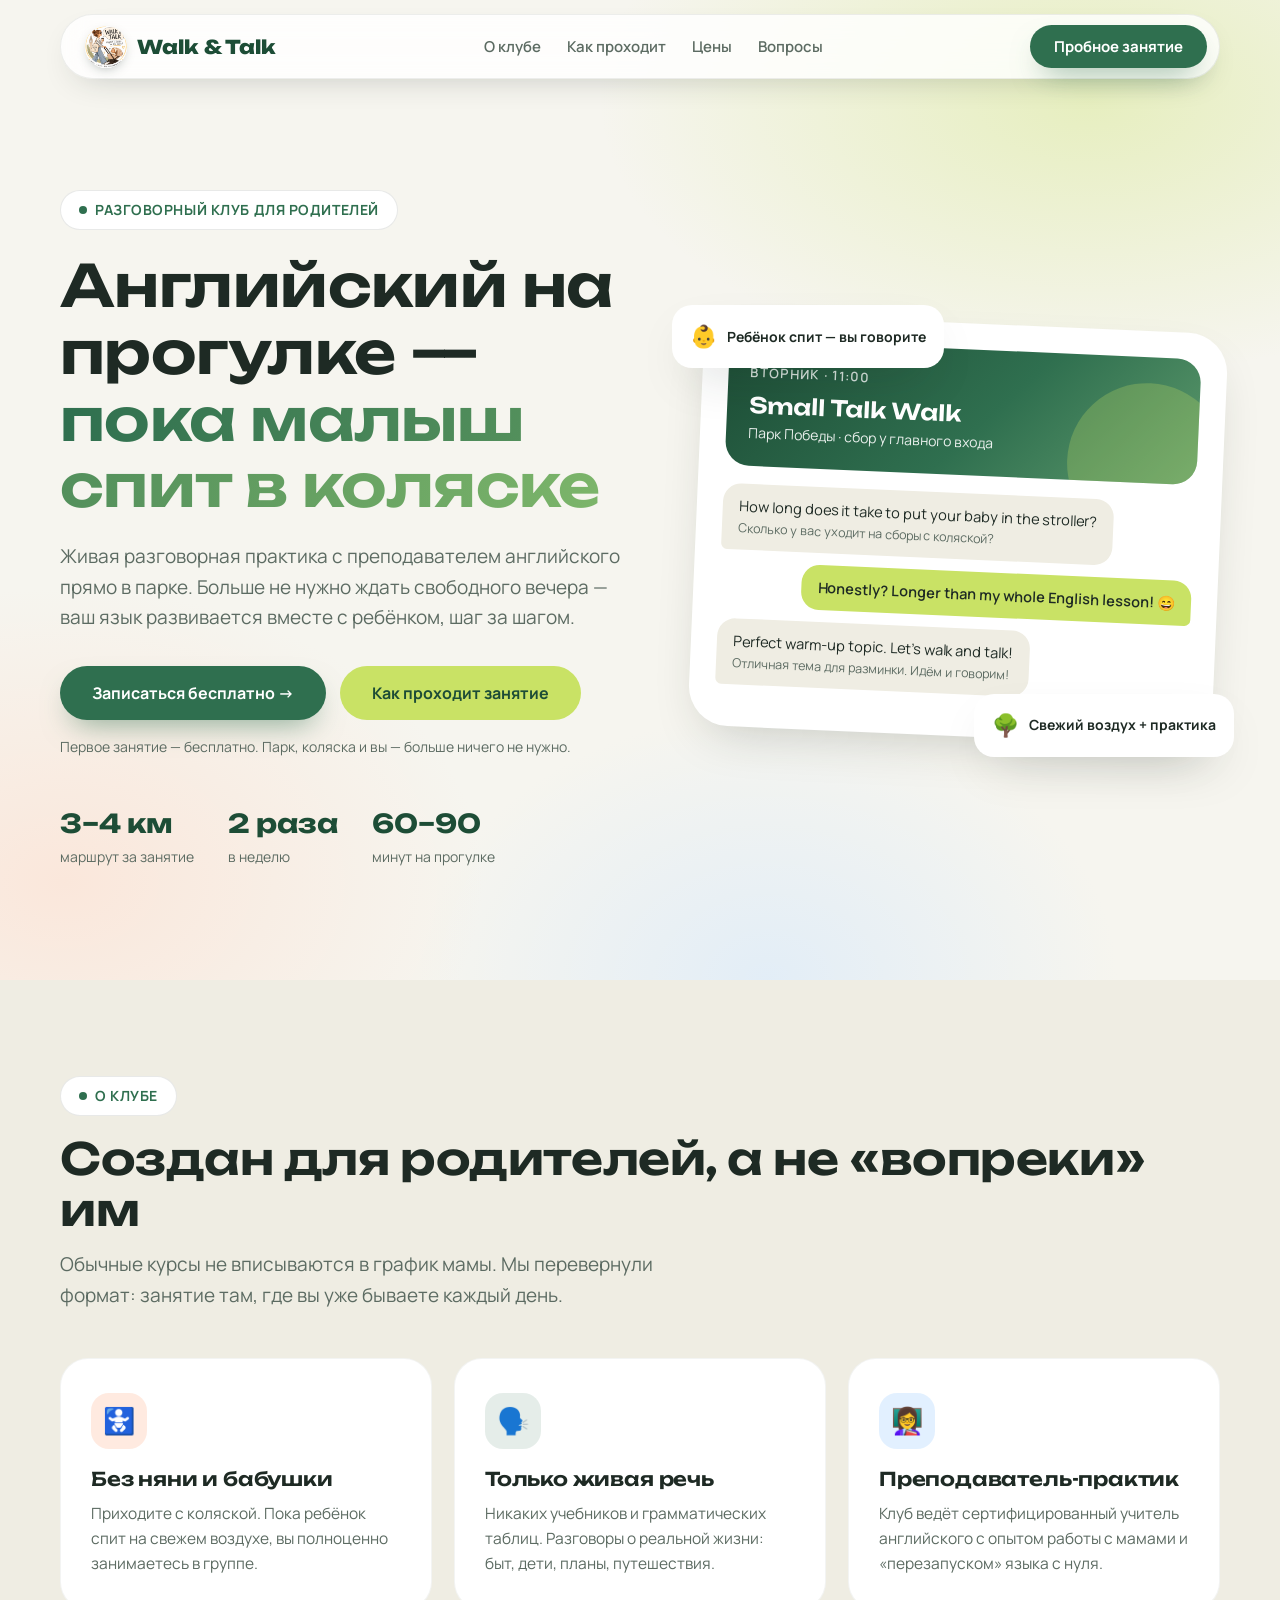
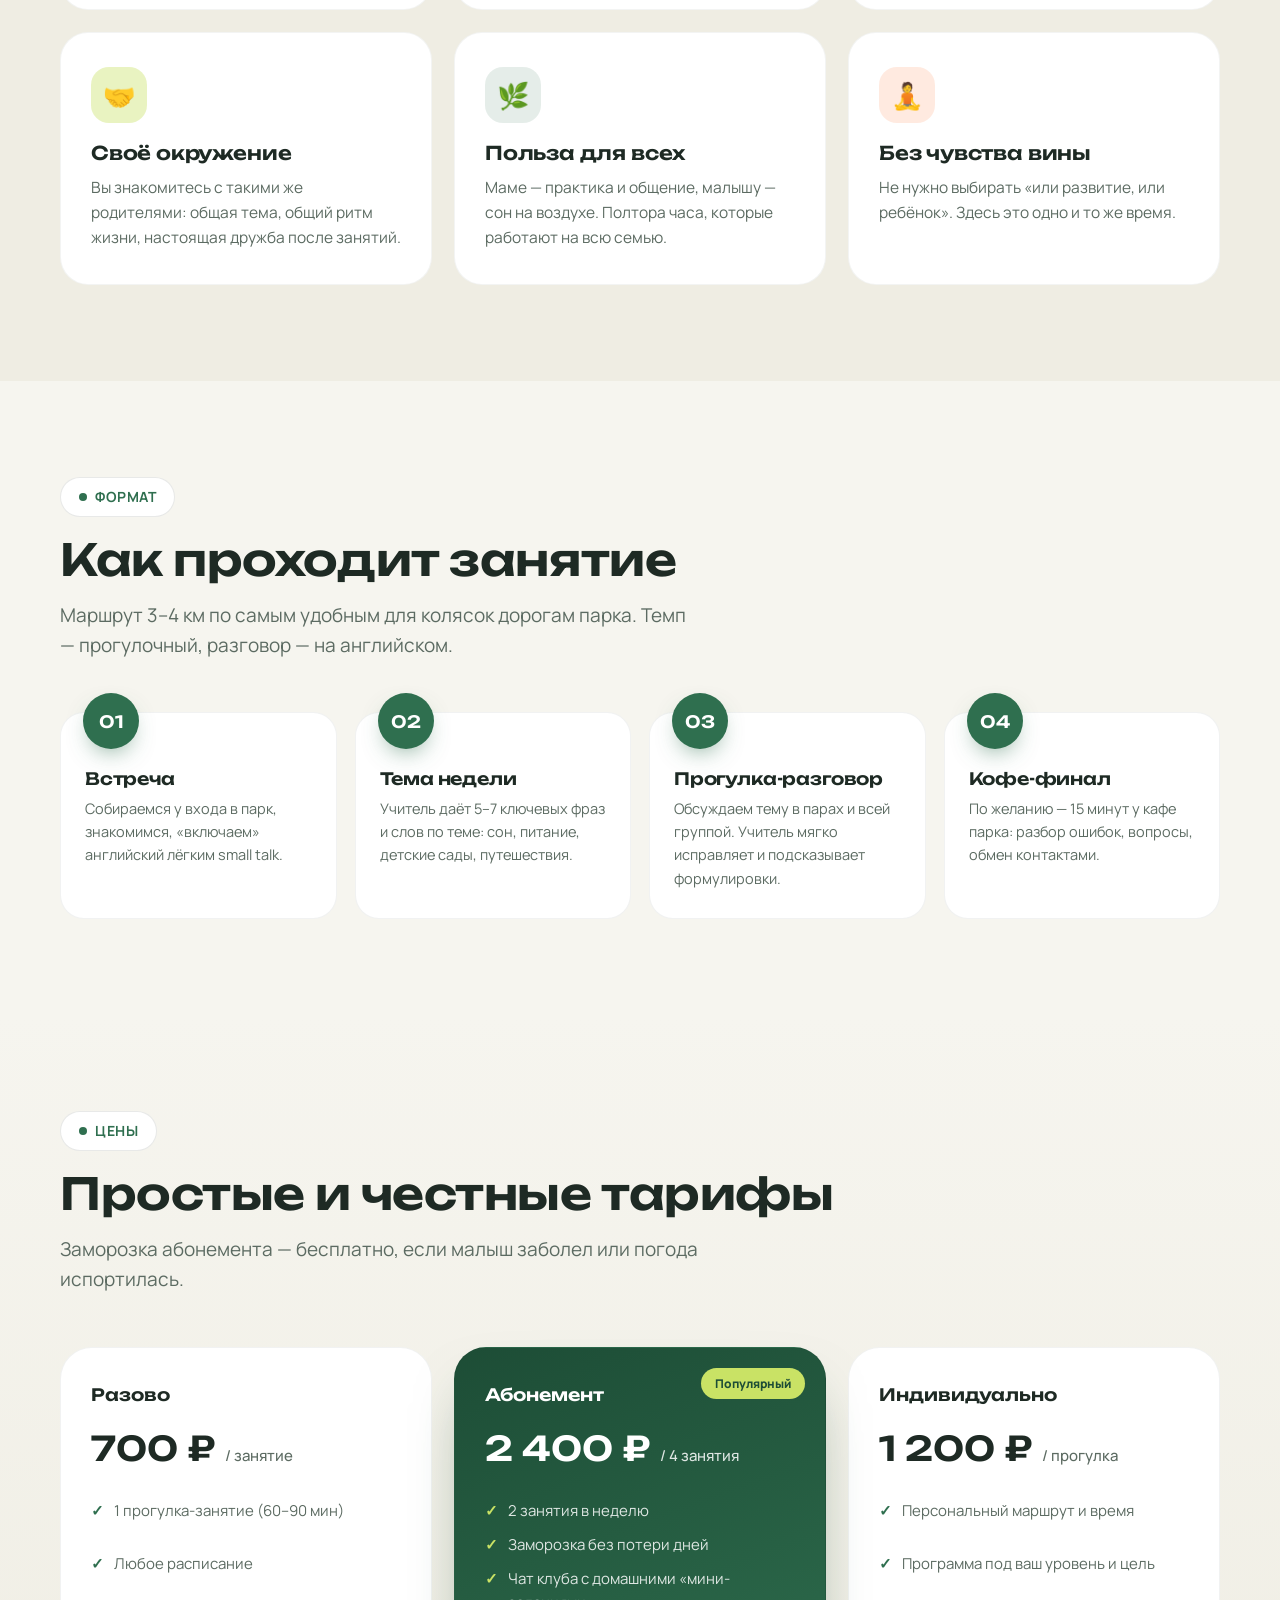
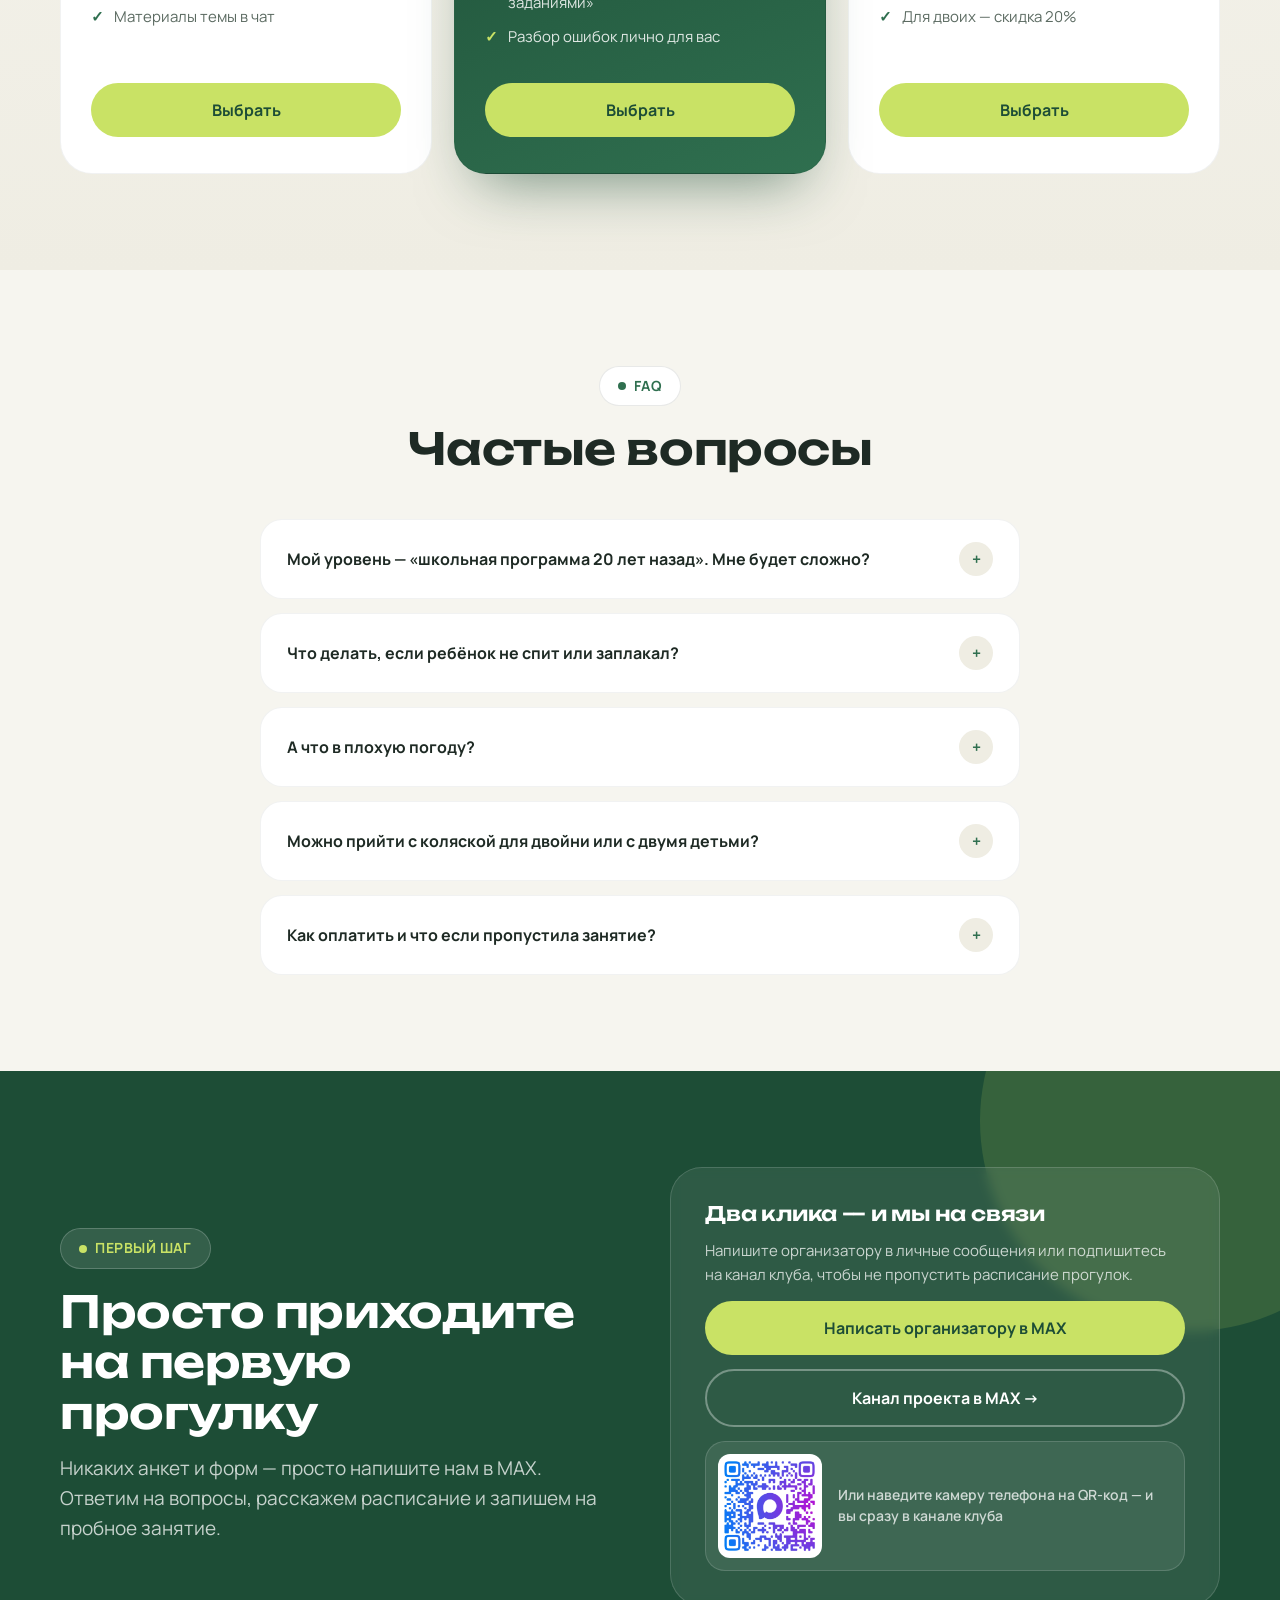
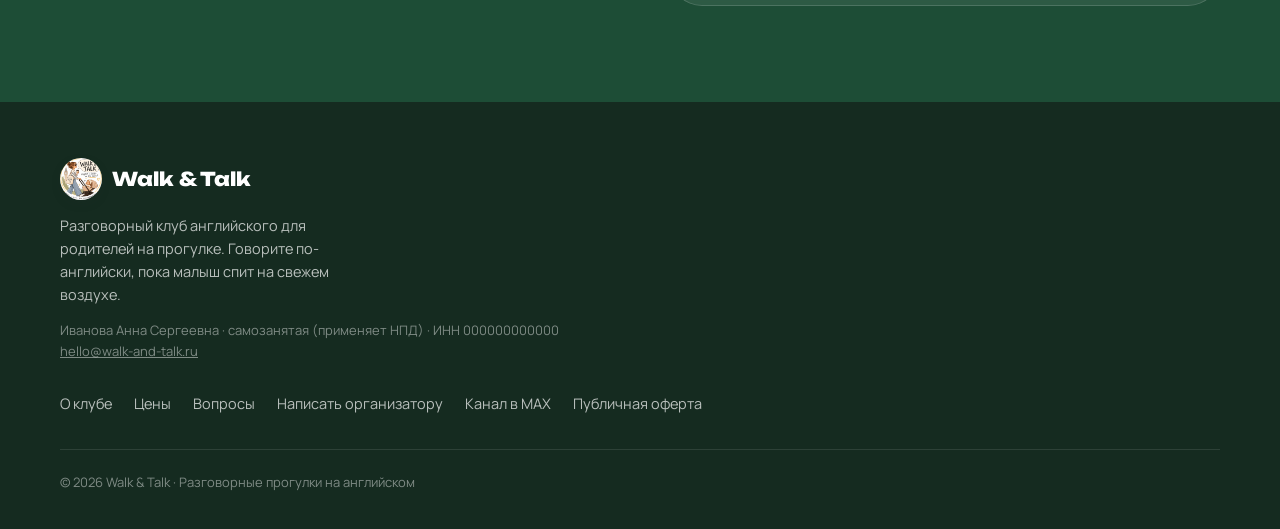
<file: site/index.html>
<!DOCTYPE html>
<html lang="ru">
<head>
<meta charset="UTF-8">
<meta name="viewport" content="width=device-width, initial-scale=1.0">
<title>Walk &amp; Talk — английский на прогулке с коляской</title>
<meta name="description" content="Разговорный клуб английского языка для родителей на прогулке. Практика живого языка, пока ваш малыш спит в коляске. Первое занятие — бесплатно.">
<link rel="preconnect" href="https://fonts.googleapis.com">
<link rel="preconnect" href="https://fonts.gstatic.com" crossorigin>
<link href="https://fonts.googleapis.com/css2?family=Unbounded:wght@400;600;800&family=Manrope:wght@400;500;600;700;800&display=swap" rel="stylesheet">
<style>
  :root{
    --bg:#f6f5ef;
    --bg-soft:#efede3;
    --card:#ffffff;
    --ink:#1e2a24;
    --ink-soft:#5c6b62;
    --green:#2f6f4f;
    --green-deep:#1d4d36;
    --lime:#c9e265;
    --peach:#ffd9c7;
    --sky:#cfe6ff;
    --radius:28px;
    --shadow:0 20px 50px -20px rgba(30,42,36,.25);
    --font-display:'Unbounded',sans-serif;
    --font-body:'Manrope',sans-serif;
  }
  *{margin:0;padding:0;box-sizing:border-box}
  html{scroll-behavior:smooth}
  body{
    font-family:var(--font-body);
    background:var(--bg);
    color:var(--ink);
    line-height:1.6;
    overflow-x:hidden;
  }
  img{max-width:100%;display:block}
  a{color:inherit;text-decoration:none}
  .container{width:min(1160px,100% - 40px);margin-inline:auto}
  section{padding:96px 0}

  .tag{
    display:inline-flex;align-items:center;gap:8px;
    background:var(--card);border:1px solid rgba(30,42,36,.1);
    padding:8px 18px;border-radius:100px;
    font-size:14px;font-weight:700;letter-spacing:.04em;text-transform:uppercase;
    color:var(--green);
  }
  .tag .dot{width:8px;height:8px;border-radius:50%;background:var(--green);animation:pulse 2s infinite}
  @keyframes pulse{50%{opacity:.35}}

  h1,h2,h3{font-family:var(--font-display);font-weight:600;line-height:1.15;letter-spacing:-.01em}
  h2{font-size:clamp(28px,4vw,44px);margin:18px 0 14px}
  .lead{color:var(--ink-soft);font-size:clamp(16px,2vw,19px);max-width:640px}

  .btn{
    display:inline-flex;align-items:center;gap:10px;
    padding:16px 32px;border-radius:100px;border:none;cursor:pointer;
    font:700 16px var(--font-body);
    transition:transform .25s, box-shadow .25s;
  }
  .btn-primary{background:var(--green);color:#fff;box-shadow:0 14px 30px -12px rgba(47,111,79,.6)}
  .btn-primary:hover{transform:translateY(-3px);box-shadow:0 20px 40px -12px rgba(47,111,79,.7)}
  .btn-light{background:var(--lime);color:var(--green-deep)}
  .btn-light:hover{transform:translateY(-3px)}

  header{
    position:fixed;inset-inline:0;top:14px;z-index:50;
    display:flex;justify-content:center;pointer-events:none;
  }
  .nav{
    pointer-events:auto;
    width:min(1160px,100% - 32px);
    display:flex;align-items:center;justify-content:space-between;
    background:rgba(255,255,255,.82);backdrop-filter:blur(14px);
    border:1px solid rgba(30,42,36,.08);
    border-radius:100px;padding:10px 12px 10px 24px;
    box-shadow:0 12px 34px -18px rgba(30,42,36,.3);
  }
  .logo{font:800 19px var(--font-display);color:var(--green-deep);display:flex;align-items:center;gap:10px}
  .logo .mark{
    width:42px;height:42px;border-radius:50%;
    object-fit:cover;flex:none;
    box-shadow:0 4px 12px -4px rgba(30,42,36,.35);
  }
  .nav-links{display:flex;gap:26px;font-weight:600;font-size:15px;color:var(--ink-soft)}
  .nav-links a:hover{color:var(--green)}
  .nav .btn{padding:11px 24px;font-size:15px}
  .burger{display:none;background:none;border:none;cursor:pointer;padding:8px}
  .burger span{display:block;width:24px;height:2.5px;background:var(--ink);border-radius:2px;margin:5px 0;transition:.3s}
  .mobile-menu{
    position:fixed;inset:0;z-index:40;background:rgba(21,43,32,.6);backdrop-filter:blur(8px);
    display:none;align-items:center;justify-content:center;
  }
  .mobile-menu.open{display:flex}
  .mobile-menu ul{list-style:none}

  .hero{
    position:relative;
    padding:190px 0 110px;
    background:
      radial-gradient(700px 400px at 85% 10%,rgba(201,226,101,.35),transparent 70%),
      radial-gradient(600px 420px at 5% 90%,rgba(255,217,199,.5),transparent 70%),
      radial-gradient(500px 380px at 60% 100%,rgba(207,230,255,.5),transparent 70%);
  }
  .hero .container{display:grid;grid-template-columns:1.05fr .95fr;gap:56px;align-items:center}
  .hero h1{font-size:clamp(34px,4.6vw,58px);margin:22px 0}
  .hero h1 em{
    font-style:normal;
    background:linear-gradient(100deg,var(--green),#7cb56a);
    -webkit-background-clip:text;background-clip:text;color:transparent;
  }
  .hero-cta{display:flex;flex-wrap:wrap;gap:14px;margin-top:34px}
  .hero-note{margin-top:16px;font-size:14px;color:var(--ink-soft)}
  .hero-stats{display:flex;gap:34px;margin-top:44px;flex-wrap:wrap}
  .hero-stats b{font-family:var(--font-display);font-size:26px;display:block;color:var(--green-deep)}
  .hero-stats span{font-size:14px;color:var(--ink-soft)}

  .hero-visual{position:relative}
  .stroller{
    background:var(--card);border-radius:40px;box-shadow:var(--shadow);
    padding:26px;transform:rotate(2.5deg);
  }
  .stroller .top{
    border-radius:24px;
    background:linear-gradient(135deg,var(--green-deep),var(--green) 55%,#5d9a6c);
    color:#fff;padding:22px;position:relative;overflow:hidden;
  }
  .stroller .top::after{
    content:"";position:absolute;inset:auto -30px -60px auto;width:160px;height:160px;
    border-radius:50%;background:rgba(201,226,101,.25);
  }
  .stroller .top .day{font-size:13px;opacity:.8;font-weight:600;letter-spacing:.1em;text-transform:uppercase}
  .stroller .top .big{font:600 22px var(--font-display);margin:8px 0 4px}
  .stroller .top .meta{font-size:14px;opacity:.9}
  .stroller .chat{margin-top:18px;padding-bottom:16px;display:grid;gap:12px}
  .bubble{
    max-width:88%;padding:12px 16px;border-radius:18px;font-size:14.5px;line-height:1.45;
  }
  .bubble.en{background:var(--bg-soft);border-bottom-left-radius:6px;justify-self:start}
  .bubble.en i{color:var(--ink-soft);font-style:normal;display:block;font-size:12.5px;margin-top:3px}
  .bubble.mom{background:var(--lime);border-bottom-right-radius:6px;justify-self:end;font-weight:600}
  .floating-card{
    position:absolute;background:#fff;border-radius:20px;padding:14px 18px;
    box-shadow:var(--shadow);font-weight:700;font-size:14px;
    display:flex;align-items:center;gap:10px;
    animation:float 5s ease-in-out infinite;
  }
  .floating-card .emoji{font-size:22px}
  .fc1{top:-18px;left:-24px;animation-delay:.4s}
  .fc2{bottom:-20px;right:-14px}
  @keyframes float{50%{transform:translateY(-12px)}}

  .features{background:var(--bg-soft)}
  .grid-3{display:grid;grid-template-columns:repeat(3,1fr);gap:22px;margin-top:48px}
  .card{
    background:var(--card);border-radius:var(--radius);padding:34px 30px;
    transition:transform .3s, box-shadow .3s;
    border:1px solid rgba(30,42,36,.05);
  }
  .card:hover{transform:translateY(-6px);box-shadow:var(--shadow)}
  .card .icon{
    width:56px;height:56px;border-radius:18px;display:grid;place-items:center;font-size:26px;margin-bottom:20px;
  }
  .card h3{font-size:19px;margin-bottom:10px}
  .card p{color:var(--ink-soft);font-size:15.5px}
  .ic-green{background:rgba(47,111,79,.12)}
  .ic-lime{background:rgba(201,226,101,.4)}
  .ic-peach{background:rgba(255,217,199,.55)}
  .ic-sky{background:rgba(207,230,255,.6)}

  .how{position:relative}
  .steps{display:grid;grid-template-columns:repeat(4,1fr);gap:18px;margin-top:52px;counter-reset:step}
  .step{
    position:relative;background:var(--card);border-radius:24px;padding:56px 24px 28px;
    border:1px solid rgba(30,42,36,.06);
  }
  .step::before{
    counter-increment:step;content:"0" counter(step);
    position:absolute;top:-20px;left:22px;
    background:var(--green);color:#fff;
    font:600 17px var(--font-display);
    font:600 17px var(--font-display);
    width:56px;height:56px;border-radius:50%;
    display:grid;place-items:center;
    box-shadow:0 10px 24px -10px rgba(47,111,79,.7);
  }
  .step h3{font-size:17px;margin-bottom:8px}
  .step p{font-size:14.5px;color:var(--ink-soft)}

  .pricing{background:linear-gradient(180deg,var(--bg) 0%,var(--bg-soft) 100%)}
  .plans{display:grid;grid-template-columns:repeat(3,1fr);gap:22px;margin-top:52px;align-items:stretch}
  .plan{
    background:var(--card);border-radius:32px;padding:36px 30px;
    display:flex;flex-direction:column;gap:8px;
    border:1px solid rgba(30,42,36,.06);
  }
  .plan.hot{
    background:linear-gradient(160deg,var(--green-deep),var(--green));
    color:#fff;transform:scale(1.03);box-shadow:0 30px 60px -25px rgba(29,77,54,.6);
  }
  .plan.hot .price small, .plan.hot li{color:rgba(255,255,255,.85)}
  .plan .name{font:600 17px var(--font-display)}
  .plan .price{font:600 34px var(--font-display);margin:14px 0 4px}
  .plan .price small{font:500 15px var(--font-body);color:var(--ink-soft)}
  .plan ul{list-style:none;margin:18px 0 26px;display:grid;gap:10px;flex:1}
  .plan li{display:flex;gap:10px;font-size:15px;color:var(--ink-soft)}
  .plan li::before{content:"✓";color:var(--green);font-weight:800}
  .plan.hot li::before{color:var(--lime)}
  .badge{
    position:absolute;top:20px;right:20px;
    background:var(--lime);color:var(--green-deep);
    font-size:12px;font-weight:800;padding:6px 14px;border-radius:100px;
  }
  .plan.hot{position:relative}

  .faq-list{max-width:760px;margin:44px auto 0;display:grid;gap:14px}
  .faq-item{
    background:var(--card);border-radius:22px;overflow:hidden;
    border:1px solid rgba(30,42,36,.06);
  }
  .faq-q{
    width:100%;background:none;border:none;cursor:pointer;
    display:flex;justify-content:space-between;align-items:center;gap:16px;
    padding:22px 26px;font:700 16px var(--font-body);color:var(--ink);text-align:left;
  }
  .faq-q .chev{
    flex:none;width:34px;height:34px;border-radius:50%;
    background:var(--bg-soft);display:grid;place-items:center;
    transition:transform .3s;font-size:16px;color:var(--green);
  }
  .faq-item.open .chev{transform:rotate(45deg)}
  .faq-a{max-height:0;overflow:hidden;transition:max-height .35s ease}
  .faq-a p{padding:0 26px 24px;color:var(--ink-soft);font-size:15px}

  .cta{background:var(--green-deep);color:#fff;position:relative;overflow:hidden}
  .cta::before{
    content:"";position:absolute;width:420px;height:420px;border-radius:50%;
    background:rgba(201,226,101,.14);top:-160px;right:-120px;
  }
  .cta .wrap{display:grid;grid-template-columns:1fr 1fr;gap:60px;align-items:center;position:relative}
  .cta h2{color:#fff}
  .cta .lead{color:rgba(255,255,255,.75)}
  .cta-card{
    background:rgba(255,255,255,.08);border:1px solid rgba(255,255,255,.15);
    backdrop-filter:blur(6px);
    border-radius:32px;padding:34px;display:grid;gap:14px;
  }
  .cta-card h3{color:#fff;font-size:20px}
  .cta-card p{color:rgba(255,255,255,.75);font-size:15px}
  .cta-card .btn{justify-content:center}
  .btn-ghost{background:transparent;color:#fff;border:2px solid rgba(255,255,255,.35)}
  .btn-ghost:hover{border-color:var(--lime);color:var(--lime);transform:translateY(-3px)}
  .qr-row{
    display:flex;align-items:center;gap:16px;
    background:rgba(255,255,255,.08);border:1px solid rgba(255,255,255,.15);
    border-radius:20px;padding:12px;
    transition:border-color .3s;
  }
  .qr-row img{
    width:104px;height:104px;flex:none;
    background:#fff;border-radius:12px;padding:6px;
  }
  .qr-row span{color:rgba(255,255,255,.75);font-size:14px;font-weight:600;line-height:1.45}
  .qr-row:hover{border-color:var(--lime)}
  .qr-row:hover span{color:var(--lime)}

  footer{background:#152b20;color:rgba(255,255,255,.7);padding:56px 0 36px;font-size:14.5px}
  .foot{display:flex;justify-content:space-between;gap:30px;flex-wrap:wrap;align-items:flex-start}
  .foot .logo{color:#fff}
  .foot-links{display:flex;gap:22px;flex-wrap:wrap}
  .foot-links a:hover{color:var(--lime)}
  .copy{margin-top:34px;padding-top:22px;border-top:1px solid rgba(255,255,255,.1);font-size:13px;color:rgba(255,255,255,.45)}

  .reveal{opacity:0;transform:translateY(28px);transition:opacity .7s ease,transform .7s ease}
  .reveal.visible{opacity:1;transform:none}

  @media (max-width:960px){
    section{padding:70px 0}
    .hero .container,.cta .wrap{grid-template-columns:1fr;gap:44px}
    .hero{padding:150px 0 70px}
    .grid-3,.plans{grid-template-columns:1fr}
    .steps{grid-template-columns:1fr 1fr}
    .plan.hot{transform:none}
    .nav-links,.nav .btn-desktop{display:none}
    .burger{display:block}
    .nav{padding:8px 10px 8px 20px}
    .mobile-menu ul{
      background:var(--card);border-radius:28px;padding:34px 44px;
      display:grid;gap:20px;text-align:center;font-weight:700;font-size:18px;
    }
    .fc1{left:-6px}.fc2{right:-6px}
  }
</style>
</head>
<body>

<header>
  <nav class="nav">
    <a class="logo" href="#top"><img class="mark" src="logo.png" alt="Логотип Walk &amp; Talk"> Walk&nbsp;&amp;&nbsp;Talk</a>
    <div class="nav-links">
      <a href="#about">О клубе</a>
      <a href="#how">Как проходит</a>
      <a href="#pricing">Цены</a>
      <a href="#faq">Вопросы</a>
    </div>
    <a href="#cta" class="btn btn-primary btn-desktop">Пробное занятие</a>
    <button class="burger" id="burger" aria-label="Меню">
      <span></span><span></span><span></span>
    </button>
  </nav>
</header>

<div class="mobile-menu" id="mobileMenu">
  <ul>
    <li><a href="#about">О клубе</a></li>
    <li><a href="#how">Как проходит</a></li>
    <li><a href="#pricing">Цены</a></li>
    <li><a href="#faq">Вопросы</a></li>
    <li><a href="#cta" class="btn btn-primary" style="justify-content:center">Пробное занятие</a></li>
  </ul>
</div>

<main id="top">

  <section class="hero">
    <div class="container">
      <div class="reveal">
        <span class="tag"><span class="dot"></span> Разговорный клуб для родителей</span>
        <h1>Английский на прогулке — <em>пока малыш спит в коляске</em></h1>
        <p class="lead">Живая разговорная практика с преподавателем английского прямо в парке. Больше не нужно ждать свободного вечера — ваш язык развивается вместе с ребёнком, шаг за шагом.</p>
        <div class="hero-cta">
          <a href="#cta" class="btn btn-primary">Записаться бесплатно →</a>
          <a href="#how" class="btn btn-light">Как проходит занятие</a>
        </div>
        <p class="hero-note">Первое занятие — бесплатно. Парк, коляска и вы — больше ничего не нужно.</p>
        <div class="hero-stats">
          <div><b>3–4 км</b><span>маршрут за занятие</span></div>
          <div><b>2 раза</b><span>в неделю</span></div>
          <div><b>60–90</b><span>минут на прогулке</span></div>
        </div>
      </div>
      <div class="hero-visual reveal">
        <div class="stroller">
          <div class="top">
            <div class="day">Вторник · 11:00</div>
            <div class="big">Small Talk Walk</div>
            <div class="meta">Парк Победы · сбор у главного входа</div>
          </div>
          <div class="chat">
            <div class="bubble en">How long does it take to put your baby in the stroller?<i>Сколько у вас уходит на сборы с коляской?</i></div>
            <div class="bubble mom">Honestly? Longer than my whole English lesson! 😄</div>
            <div class="bubble en">Perfect warm-up topic. Let's walk and talk!<i>Отличная тема для разминки. Идём и говорим!</i></div>
          </div>
        </div>
        <div class="floating-card fc1"><span class="emoji">👶</span> Ребёнок спит — вы говорите</div>
        <div class="floating-card fc2"><span class="emoji">🌳</span> Свежий воздух + практика</div>
      </div>
    </div>
  </section>

  <section class="features" id="about">
    <div class="container">
      <div class="reveal">
        <span class="tag"><span class="dot"></span> О клубе</span>
        <h2>Создан для родителей, а не «вопреки» им</h2>
        <p class="lead">Обычные курсы не вписываются в график мамы. Мы перевернули формат: занятие там, где вы уже бываете каждый день.</p>
      </div>
      <div class="grid-3">
        <div class="card reveal">
          <div class="icon ic-peach">🚼</div>
          <h3>Без няни и бабушки</h3>
          <p>Приходите с коляской. Пока ребёнок спит на свежем воздухе, вы полноценно занимаетесь в группе.</p>
        </div>
        <div class="card reveal">
          <div class="icon ic-green">🗣️</div>
          <h3>Только живая речь</h3>
          <p>Никаких учебников и грамматических таблиц. Разговоры о реальной жизни: быт, дети, планы, путешествия.</p>
        </div>
        <div class="card reveal">
          <div class="icon ic-sky">👩‍🏫</div>
          <h3>Преподаватель-практик</h3>
          <p>Клуб ведёт сертифицированный учитель английского с опытом работы с мамами и «перезапуском» языка с нуля.</p>
        </div>
        <div class="card reveal">
          <div class="icon ic-lime">🤝</div>
          <h3>Своё окружение</h3>
          <p>Вы знакомитесь с такими же родителями: общая тема, общий ритм жизни, настоящая дружба после занятий.</p>
        </div>
        <div class="card reveal">
          <div class="icon ic-green">🌿</div>
          <h3>Польза для всех</h3>
          <p>Маме — практика и общение, малышу — сон на воздухе. Полтора часа, которые работают на всю семью.</p>
        </div>
        <div class="card reveal">
          <div class="icon ic-peach">🧘</div>
          <h3>Без чувства вины</h3>
          <p>Не нужно выбирать «или развитие, или ребёнок». Здесь это одно и то же время.</p>
        </div>
      </div>
    </div>
  </section>

  <section class="how" id="how">
    <div class="container">
      <div class="reveal">
        <span class="tag"><span class="dot"></span> Формат</span>
        <h2>Как проходит занятие</h2>
        <p class="lead">Маршрут 3–4 км по самым удобным для колясок дорогам парка. Темп — прогулочный, разговор — на английском.</p>
      </div>
      <div class="steps">
        <div class="step reveal">
          <h3>Встреча</h3>
          <p>Собираемся у входа в парк, знакомимся, «включаем» английский лёгким small talk.</p>
        </div>
        <div class="step reveal">
          <h3>Тема недели</h3>
          <p>Учитель даёт 5–7 ключевых фраз и слов по теме: сон, питание, детские сады, путешествия.</p>
        </div>
        <div class="step reveal">
          <h3>Прогулка-разговор</h3>
          <p>Обсуждаем тему в парах и всей группой. Учитель мягко исправляет и подсказывает формулировки.</p>
        </div>
        <div class="step reveal">
          <h3>Кофе-финал</h3>
          <p>По желанию — 15 минут у кафе парка: разбор ошибок, вопросы, обмен контактами.</p>
        </div>
      </div>
    </div>
  </section>

  <section class="pricing" id="pricing">
    <div class="container">
      <div class="reveal">
        <span class="tag"><span class="dot"></span> Цены</span>
        <h2>Простые и честные тарифы</h2>
        <p class="lead">Заморозка абонемента — бесплатно, если малыш заболел или погода испортилась.</p>
      </div>
      <div class="plans">
        <div class="plan reveal">
          <div class="name">Разово</div>
          <div class="price">700 ₽ <small>/ занятие</small></div>
          <ul>
            <li>1 прогулка-занятие (60–90 мин)</li>
            <li>Любое расписание</li>
            <li>Материалы темы в чат</li>
          </ul>
          <a href="#cta" class="btn btn-light" style="justify-content:center">Выбрать</a>
        </div>
        <div class="plan hot reveal">
          <span class="badge">Популярный</span>
          <div class="name">Абонемент</div>
          <div class="price">2 400 ₽ <small>/ 4 занятия</small></div>
          <ul>
            <li>2 занятия в неделю</li>
            <li>Заморозка без потери дней</li>
            <li>Чат клуба с домашними «мини-заданиями»</li>
            <li>Разбор ошибок лично для вас</li>
          </ul>
          <a href="#cta" class="btn btn-light" style="justify-content:center">Выбрать</a>
        </div>
        <div class="plan reveal">
          <div class="name">Индивидуально</div>
          <div class="price">1 200 ₽ <small>/ прогулка</small></div>
          <ul>
            <li>Персональный маршрут и время</li>
            <li>Программа под ваш уровень и цель</li>
            <li>Для двоих — скидка 20%</li>
          </ul>
          <a href="#cta" class="btn btn-light" style="justify-content:center">Выбрать</a>
        </div>
      </div>
    </div>
  </section>

  <section id="faq">
    <div class="container">
      <div class="reveal" style="text-align:center">
        <span class="tag"><span class="dot"></span> FAQ</span>
        <h2>Частые вопросы</h2>
      </div>
      <div class="faq-list">
        <div class="faq-item reveal">
          <button class="faq-q">Мой уровень — «школьная программа 20 лет назад». Мне будет сложно?
            <span class="chev">+</span>
          </button>
          <div class="faq-a"><p>Нет. Группы делятся по уровням, а на пробном занятии учитель подберёт подходящую. Наш формат создан именно для «разбуженного» после долгой паузы языка — разговорные шаблоны и поддержка учителя помогут заговорить с первых прогулок.</p></div>
        </div>
        <div class="faq-item reveal">
          <button class="faq-q">Что делать, если ребёнок не спит или заплакал?
            <span class="chev">+</span>
          </button>
          <div class="faq-a"><p>Ничего страшного: вы можете отойти, успокоить ребёнка и вернуться в разговор, или завершить прогулку раньше. Никаких «штрафов», занятие не сгорает. Дети в колясках привыкают к ритму быстро — обычно уже ко второй прогулке спят стабильно.</p></div>
        </div>
        <div class="faq-item reveal">
          <button class="faq-q">А что в плохую погоду?
            <span class="chev">+</span>
          </button>
          <div class="faq-a"><p>Лёгкий дождь — не помеха (коляски с дождевиками это подтверждают). В сильный дождь или мороз занятие переносится в тёплое пространство-партнёр рядом с парком либо онлайн, а абонемент замораживается автоматически.</p></div>
        </div>
        <div class="faq-item reveal">
          <button class="faq-q">Можно прийти с коляской для двойни или с двумя детьми?
            <span class="chev">+</span>
          </button>
          <div class="faq-a"><p>Конечно. Формат рассчитан на любые коляски, а маршруты идут по широким дорожкам. Если старший ребёнок идёт рядом — тем более приветствуем.</p></div>
        </div>
        <div class="faq-item reveal">
          <button class="faq-q">Как оплатить и что если пропустила занятие?
            <span class="chev">+</span>
          </button>
          <div class="faq-a"><p>Оплата перевода на карту при записи на абонемент. Пропуск по уважительной причине (болезнь ребёнка, погода) — заморозка без потери занятий. Пропуск «по ответственности» — можно прийти в другую группу в течение месяца.</p></div>
        </div>
      </div>
    </div>
  </section>

  <section class="cta" id="cta">
    <div class="container">
      <div class="wrap">
        <div class="reveal">
          <span class="tag" style="background:rgba(255,255,255,.1);border-color:rgba(255,255,255,.2);color:var(--lime)"><span class="dot" style="background:var(--lime)"></span> Первый шаг</span>
          <h2>Просто приходите на первую прогулку</h2>
          <p class="lead">Никаких анкет и форм — просто напишите нам в MAX. Ответим на вопросы, расскажем расписание и запишем на пробное занятие.</p>
        </div>
        <div class="cta-card reveal">
          <h3>Два клика — и мы на связи</h3>
          <p>Напишите организатору в личные сообщения или подпишитесь на канал клуба, чтобы не пропустить расписание прогулок.</p>
          <a class="btn btn-light" href="https://max.ru/u/your-id" target="_blank" rel="noopener">Написать организатору в MAX</a>
          <a class="btn btn-ghost" href="https://max.ru/join/Kw4P1m3tgBKaOIRvxSnhy5g95VuzYP0jYrqzD2rMZJQ" target="_blank" rel="noopener">Канал проекта в MAX →</a>
          <a class="qr-row" href="https://max.ru/join/Kw4P1m3tgBKaOIRvxSnhy5g95VuzYP0jYrqzD2rMZJQ" target="_blank" rel="noopener">
            <img src="qr.png" alt="QR-код канала Walk &amp; Talk в MAX">
            <span>Или наведите камеру телефона на QR-код — и вы сразу в канале клуба</span>
          </a>
        </div>
      </div>
    </div>
  </section>

</main>

<footer>
  <div class="container">
    <div class="foot">
      <div>
        <a class="logo" href="#top"><img class="mark" src="logo.png" alt="Логотип Walk &amp; Talk"> Walk &amp; Talk</a>
        <p style="margin-top:14px;max-width:320px">Разговорный клуб английского для родителей на прогулке. Говорите по-английски, пока малыш спит на свежем воздухе.</p>
        <p style="margin-top:14px;font-size:13px;color:rgba(255,255,255,.45)">
          Иванова Анна Сергеевна · самозанятая (применяет НПД) · ИНН 000000000000<br>
          <a href="mailto:hello@walk-and-talk.ru" style="text-decoration:underline">hello@walk-and-talk.ru</a>
        </p>
      </div>
      <div class="foot-links">
        <a href="#about">О клубе</a>
        <a href="#pricing">Цены</a>
        <a href="#faq">Вопросы</a>
        <a href="https://max.ru/u/your-id" target="_blank" rel="noopener">Написать организатору</a>
        <a href="https://max.ru/walkandtalk" target="_blank" rel="noopener">Канал в MAX</a>
        <a href="offer.html">Публичная оферта</a>
      </div>
    </div>
    <div class="copy">© 2026 Walk &amp; Talk · Разговорные прогулки на английском</div>
  </div>
</footer>

<script>
  const burger = document.getElementById('burger');
  const menu = document.getElementById('mobileMenu');
  burger.addEventListener('click', () => menu.classList.toggle('open'));
  menu.querySelectorAll('a').forEach(a => a.addEventListener('click', () => menu.classList.remove('open')));

  const observer = new IntersectionObserver(entries => {
    entries.forEach(e => {
      if (e.isIntersecting) {
        e.target.classList.add('visible');
        observer.unobserve(e.target);
      }
    });
  }, { threshold: 0.12 });
  document.querySelectorAll('.reveal').forEach(el => observer.observe(el));

  document.querySelectorAll('.faq-item').forEach(item => {
    const q = item.querySelector('.faq-q');
    const a = item.querySelector('.faq-a');
    q.addEventListener('click', () => {
      const isOpen = item.classList.contains('open');
      document.querySelectorAll('.faq-item.open').forEach(o => {
        o.classList.remove('open');
        o.querySelector('.faq-a').style.maxHeight = null;
      });
      if (!isOpen) {
        item.classList.add('open');
        a.style.maxHeight = a.scrollHeight + 'px';
      }
    });
  });
</script>
</body>
</html>
</file>
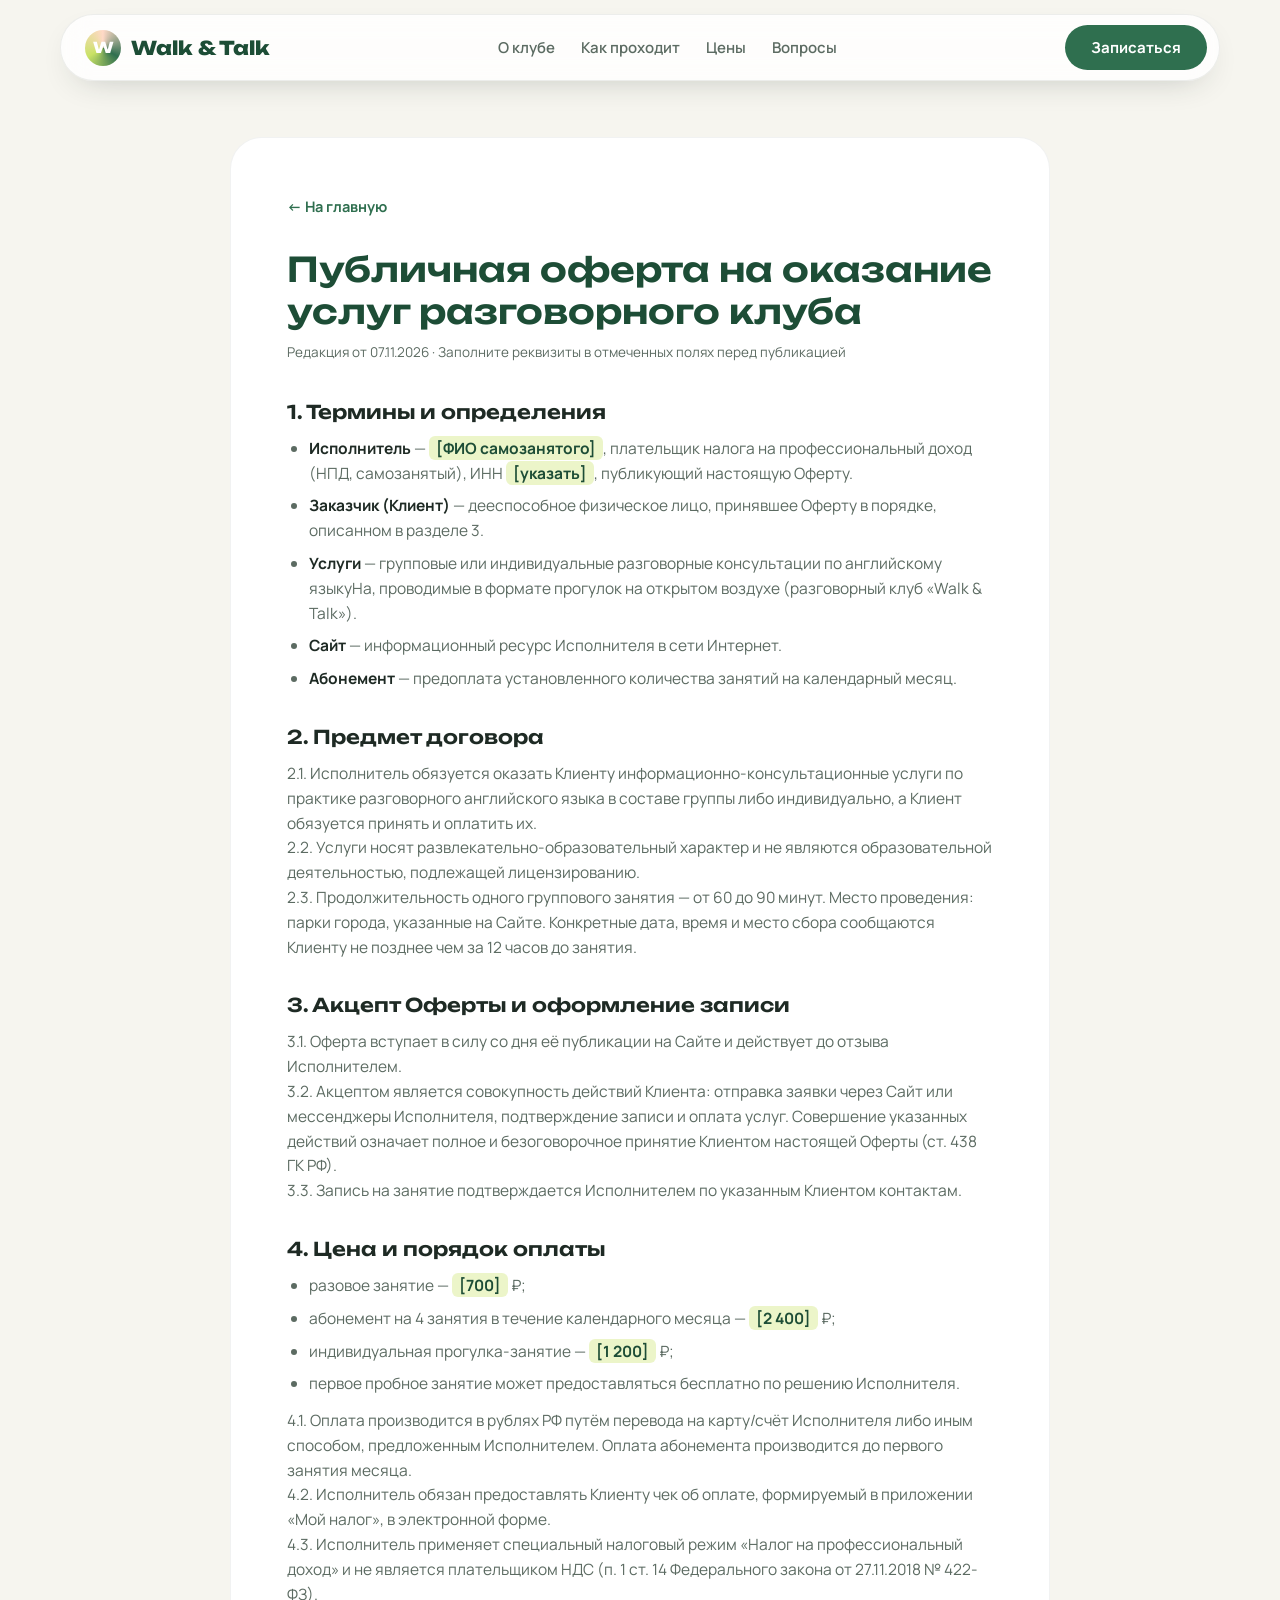
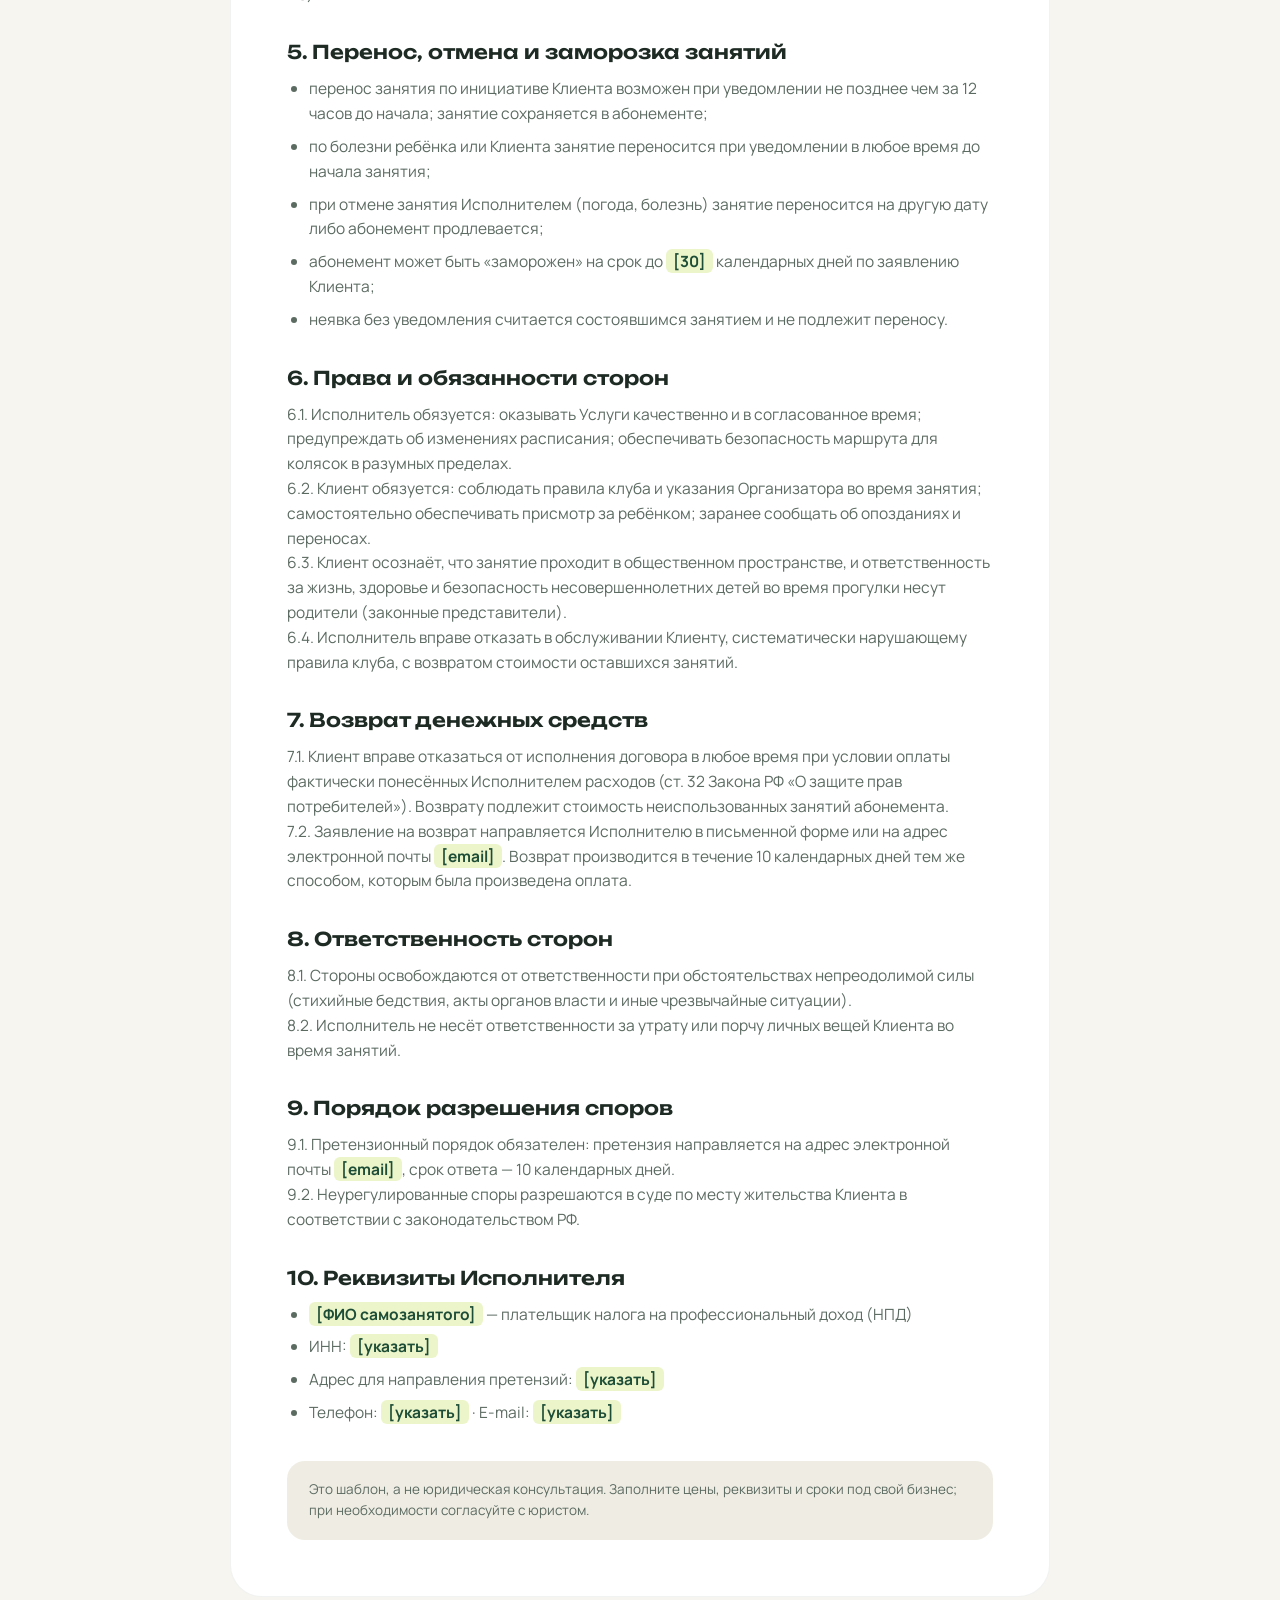
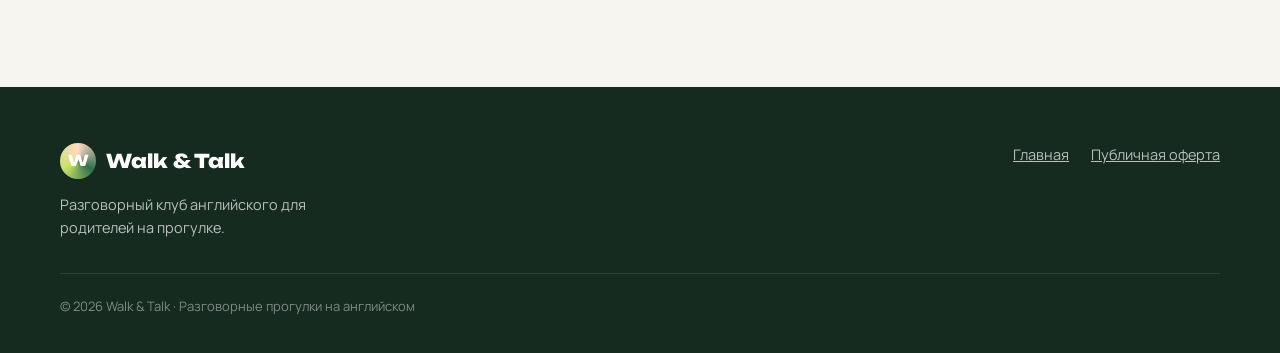
<file: site/offer.html>
<!DOCTYPE html>
<html lang="ru">
<head>
<meta charset="UTF-8">
<meta name="viewport" content="width=device-width, initial-scale=1.0">
<title>Публичная оферта — Walk &amp; Talk</title>
<meta name="robots" content="noindex">
<link rel="preconnect" href="https://fonts.googleapis.com">
<link rel="preconnect" href="https://fonts.gstatic.com" crossorigin>
<link href="https://fonts.googleapis.com/css2?family=Unbounded:wght@400;600;800&family=Manrope:wght@400;500;600;700;800&display=swap" rel="stylesheet">
<link rel="stylesheet" href="legal.css">
</head>
<body>

<header>
  <nav class="nav">
    <a class="logo" href="index.html"><span class="mark">W</span> Walk&nbsp;&amp;&nbsp;Talk</a>
    <div class="nav-links">
      <a href="index.html#about">О клубе</a>
      <a href="index.html#how">Как проходит</a>
      <a href="index.html#pricing">Цены</a>
      <a href="index.html#faq">Вопросы</a>
    </div>
    <a href="index.html#cta" class="btn">Записаться</a>
  </nav>
</header>

<main class="doc">
  <div class="doc-inner">
    <a class="back" href="index.html">← На главную</a>
    <h1>Публичная оферта на оказание услуг разговорного клуба</h1>
    <p class="updated">Редакция от 07.11.2026 · Заполните реквизиты в отмеченных полях перед публикацией</p>

    <h2>1. Термины и определения</h2>
    <ul>
      <li><strong>Исполнитель</strong> — <span class="ph">[ФИО самозанятого]</span>, плательщик налога на профессиональный доход (НПД, самозанятый), ИНН <span class="ph">[указать]</span>, публикующий настоящую Оферту.</li>
      <li><strong>Заказчик (Клиент)</strong> — дееспособное физическое лицо, принявшее Оферту в порядке, описанном в разделе 3.</li>
      <li><strong>Услуги</strong> — групповые или индивидуальные разговорные консультации по английскому языкуНа, проводимые в формате прогулок на открытом воздухе (разговорный клуб «Walk &amp; Talk»).</li>
      <li><strong>Сайт</strong> — информационный ресурс Исполнителя в сети Интернет.</li>
      <li><strong>Абонемент</strong> — предоплата установленного количества занятий на календарный месяц.</li>
    </ul>

    <h2>2. Предмет договора</h2>
    <p>2.1. Исполнитель обязуется оказать Клиенту информационно-консультационные услуги по практике разговорного английского языка в составе группы либо индивидуально, а Клиент обязуется принять и оплатить их.</p>
    <p>2.2. Услуги носят развлекательно-образовательный характер и не являются образовательной деятельностью, подлежащей лицензированию.</p>
    <p>2.3. Продолжительность одного группового занятия — от 60 до 90 минут. Место проведения: парки города, указанные на Сайте. Конкретные дата, время и место сбора сообщаются Клиенту не позднее чем за 12 часов до занятия.</p>

    <h2>3. Акцепт Оферты и оформление записи</h2>
    <p>3.1. Оферта вступает в силу со дня её публикации на Сайте и действует до отзыва Исполнителем.</p>
    <p>3.2. Акцептом является совокупность действий Клиента: отправка заявки через Сайт или мессенджеры Исполнителя, подтверждение записи и оплата услуг. Совершение указанных действий означает полное и безоговорочное принятие Клиентом настоящей Оферты (ст. 438 ГК РФ).</p>
    <p>3.3. Запись на занятие подтверждается Исполнителем по указанным Клиентом контактам.</p>

    <h2>4. Цена и порядок оплаты</h2>
    <ul>
      <li>разовое занятие — <span class="ph">[700]</span> ₽;</li>
      <li>абонемент на 4 занятия в течение календарного месяца — <span class="ph">[2 400]</span> ₽;</li>
      <li>индивидуальная прогулка-занятие — <span class="ph">[1 200]</span> ₽;</li>
      <li>первое пробное занятие может предоставляться бесплатно по решению Исполнителя.</li>
    </ul>
    <p>4.1. Оплата производится в рублях РФ путём перевода на карту/счёт Исполнителя либо иным способом, предложенным Исполнителем. Оплата абонемента производится до первого занятия месяца.</p>
    <p>4.2. Исполнитель обязан предоставлять Клиенту чек об оплате, формируемый в приложении «Мой налог», в электронной форме.</p>
    <p>4.3. Исполнитель применяет специальный налоговый режим «Налог на профессиональный доход» и не является плательщиком НДС (п. 1 ст. 14 Федерального закона от 27.11.2018 № 422-ФЗ).</p>

    <h2>5. Перенос, отмена и заморозка занятий</h2>
    <ul>
      <li>перенос занятия по инициативе Клиента возможен при уведомлении не позднее чем за 12 часов до начала; занятие сохраняется в абонементе;</li>
      <li>по болезни ребёнка или Клиента занятие переносится при уведомлении в любое время до начала занятия;</li>
      <li>при отмене занятия Исполнителем (погода, болезнь) занятие переносится на другую дату либо абонемент продлевается;</li>
      <li>абонемент может быть «заморожен» на срок до <span class="ph">[30]</span> календарных дней по заявлению Клиента;</li>
      <li>неявка без уведомления считается состоявшимся занятием и не подлежит переносу.</li>
    </ul>

    <h2>6. Права и обязанности сторон</h2>
    <p>6.1. Исполнитель обязуется: оказывать Услуги качественно и в согласованное время; предупреждать об изменениях расписания; обеспечивать безопасность маршрута для колясок в разумных пределах.</p>
    <p>6.2. Клиент обязуется: соблюдать правила клуба и указания Организатора во время занятия; самостоятельно обеспечивать присмотр за ребёнком; заранее сообщать об опозданиях и переносах.</p>
    <p>6.3. Клиент осознаёт, что занятие проходит в общественном пространстве, и ответственность за жизнь, здоровье и безопасность несовершеннолетних детей во время прогулки несут родители (законные представители).</p>
    <p>6.4. Исполнитель вправе отказать в обслуживании Клиенту, систематически нарушающему правила клуба, с возвратом стоимости оставшихся занятий.</p>

    <h2>7. Возврат денежных средств</h2>
    <p>7.1. Клиент вправе отказаться от исполнения договора в любое время при условии оплаты фактически понесённых Исполнителем расходов (ст. 32 Закона РФ «О защите прав потребителей»). Возврату подлежит стоимость неиспользованных занятий абонемента.</p>
    <p>7.2. Заявление на возврат направляется Исполнителю в письменной форме или на адрес электронной почты <span class="ph">[email]</span>. Возврат производится в течение 10 календарных дней тем же способом, которым была произведена оплата.</p>

    <h2>8. Ответственность сторон</h2>
    <p>8.1. Стороны освобождаются от ответственности при обстоятельствах непреодолимой силы (стихийные бедствия, акты органов власти и иные чрезвычайные ситуации).</p>
    <p>8.2. Исполнитель не несёт ответственности за утрату или порчу личных вещей Клиента во время занятий.</p>

    <h2>9. Порядок разрешения споров</h2>
    <p>9.1. Претензионный порядок обязателен: претензия направляется на адрес электронной почты <span class="ph">[email]</span>, срок ответа — 10 календарных дней.</p>
    <p>9.2. Неурегулированные споры разрешаются в суде по месту жительства Клиента в соответствии с законодательством РФ.</p>

    <h2>10. Реквизиты Исполнителя</h2>
    <ul>
      <li><span class="ph">[ФИО самозанятого]</span> — плательщик налога на профессиональный доход (НПД)</li>
      <li>ИНН: <span class="ph">[указать]</span></li>
      <li>Адрес для направления претензий: <span class="ph">[указать]</span></li>
      <li>Телефон: <span class="ph">[указать]</span> · E-mail: <span class="ph">[указать]</span></li>
    </ul>

    <p class="note">Это шаблон, а не юридическая консультация. Заполните цены, реквизиты и сроки под свой бизнес; при необходимости согласуйте с юристом.</p>
  </div>
</main>

<footer>
  <div class="container">
    <div class="foot">
      <div>
        <a class="logo" href="index.html"><span class="mark">W</span> Walk &amp; Talk</a>
        <p style="margin-top:14px;max-width:320px">Разговорный клуб английского для родителей на прогулке.</p>
      </div>
      <div class="foot-links">
        <a href="index.html">Главная</a>
        <a href="offer.html">Публичная оферта</a>
      </div>
    </div>
    <div class="copy">© 2026 Walk &amp; Talk · Разговорные прогулки на английском</div>
  </div>
</footer>

</body>
</html>
</file>
<file: site/legal.css>
:root{
  --bg:#f6f5ef;
  --bg-soft:#efede3;
  --card:#ffffff;
  --ink:#1e2a24;
  --ink-soft:#5c6b62;
  --green:#2f6f4f;
  --green-deep:#1d4d36;
  --lime:#c9e265;
  --font-display:'Unbounded',sans-serif;
  --font-body:'Manrope',sans-serif;
}
*{margin:0;padding:0;box-sizing:border-box}
html{scroll-behavior:smooth}
body{
  font-family:var(--font-body);
  background:var(--bg);
  color:var(--ink);
  line-height:1.6;
}
a{color:inherit}
.container{width:min(1160px,100% - 40px);margin-inline:auto}

header{
  position:sticky;top:14px;z-index:50;
  display:flex;justify-content:center;padding-inline:0;
}
.nav{
  width:min(1160px,100% - 32px);
  display:flex;align-items:center;justify-content:space-between;
  background:rgba(255,255,255,.82);backdrop-filter:blur(14px);
  border:1px solid rgba(30,42,36,.08);
  border-radius:100px;padding:10px 12px 10px 24px;
  box-shadow:0 12px 34px -18px rgba(30,42,36,.3);
}
.logo{font:800 19px var(--font-display);color:var(--green-deep);display:flex;align-items:center;gap:10px;text-decoration:none}
.logo .mark{
  width:36px;height:36px;border-radius:50%;
  background:conic-gradient(from 120deg,var(--green),var(--lime),#ffd9c7,var(--green));
  display:grid;place-items:center;color:#fff;font-size:15px;
}
.btn{
  display:inline-flex;align-items:center;gap:10px;
  padding:12px 26px;border-radius:100px;border:none;cursor:pointer;
  font:700 15px var(--font-body);text-decoration:none;
  background:var(--green);color:#fff;transition:transform .25s;
}
.nav-links{display:flex;gap:26px;font-weight:600;font-size:15px;color:var(--ink-soft)}
.nav-links a{text-decoration:none;transition:color .2s}
.nav-links a:hover{color:var(--green)}
.btn:hover{transform:translateY(-2px)}

.doc{padding:70px 0 90px}
.doc-inner{
  width:min(820px,100% - 40px);margin-inline:auto;
  background:var(--card);border-radius:32px;padding:56px 56px;
  border:1px solid rgba(30,42,36,.06);
}
.doc h1{font:600 clamp(24px,3.4vw,34px) var(--font-display);color:var(--green-deep);margin-bottom:10px}
.doc .updated{font-size:13.5px;color:var(--ink-soft);margin-bottom:36px}
.doc h2{font:600 19px var(--font-display);margin:34px 0 12px;color:var(--ink)}
.doc p,.doc li{font-size:15.5px;color:var(--ink-soft)}
.doc ul,.doc ol{padding-left:22px;display:grid;gap:8px;margin:12px 0}
.doc strong{color:var(--ink)}
.doc .ph{background:rgba(201,226,101,.35);border-radius:6px;padding:1px 7px;font-weight:700;color:var(--green-deep);white-space:nowrap}
.doc .note{
  margin-top:36px;background:var(--bg-soft);border-radius:18px;padding:18px 22px;
  font-size:13.5px;color:var(--ink-soft);
}
.back{
  display:inline-flex;align-items:center;gap:8px;margin-bottom:30px;
  font-weight:700;font-size:14.5px;color:var(--green);text-decoration:none;
}
.back:hover{text-decoration:underline}

footer{background:#152b20;color:rgba(255,255,255,.7);padding:56px 0 36px;font-size:14.5px}
.foot{display:flex;justify-content:space-between;gap:30px;flex-wrap:wrap;align-items:flex-start}
.foot .logo{color:#fff}
.foot-links{display:flex;gap:22px;flex-wrap:wrap}
.foot-links a{color:rgba(255,255,255,.7)}
.foot-links a:hover{color:var(--lime)}
.copy{margin-top:34px;padding-top:22px;border-top:1px solid rgba(255,255,255,.1);font-size:13px;color:rgba(255,255,255,.45)}

@media (max-width:960px){
  .doc-inner{padding:34px 24px}
  .nav-links{display:none}
  .nav{padding:8px 10px 8px 20px}
}
</file>
